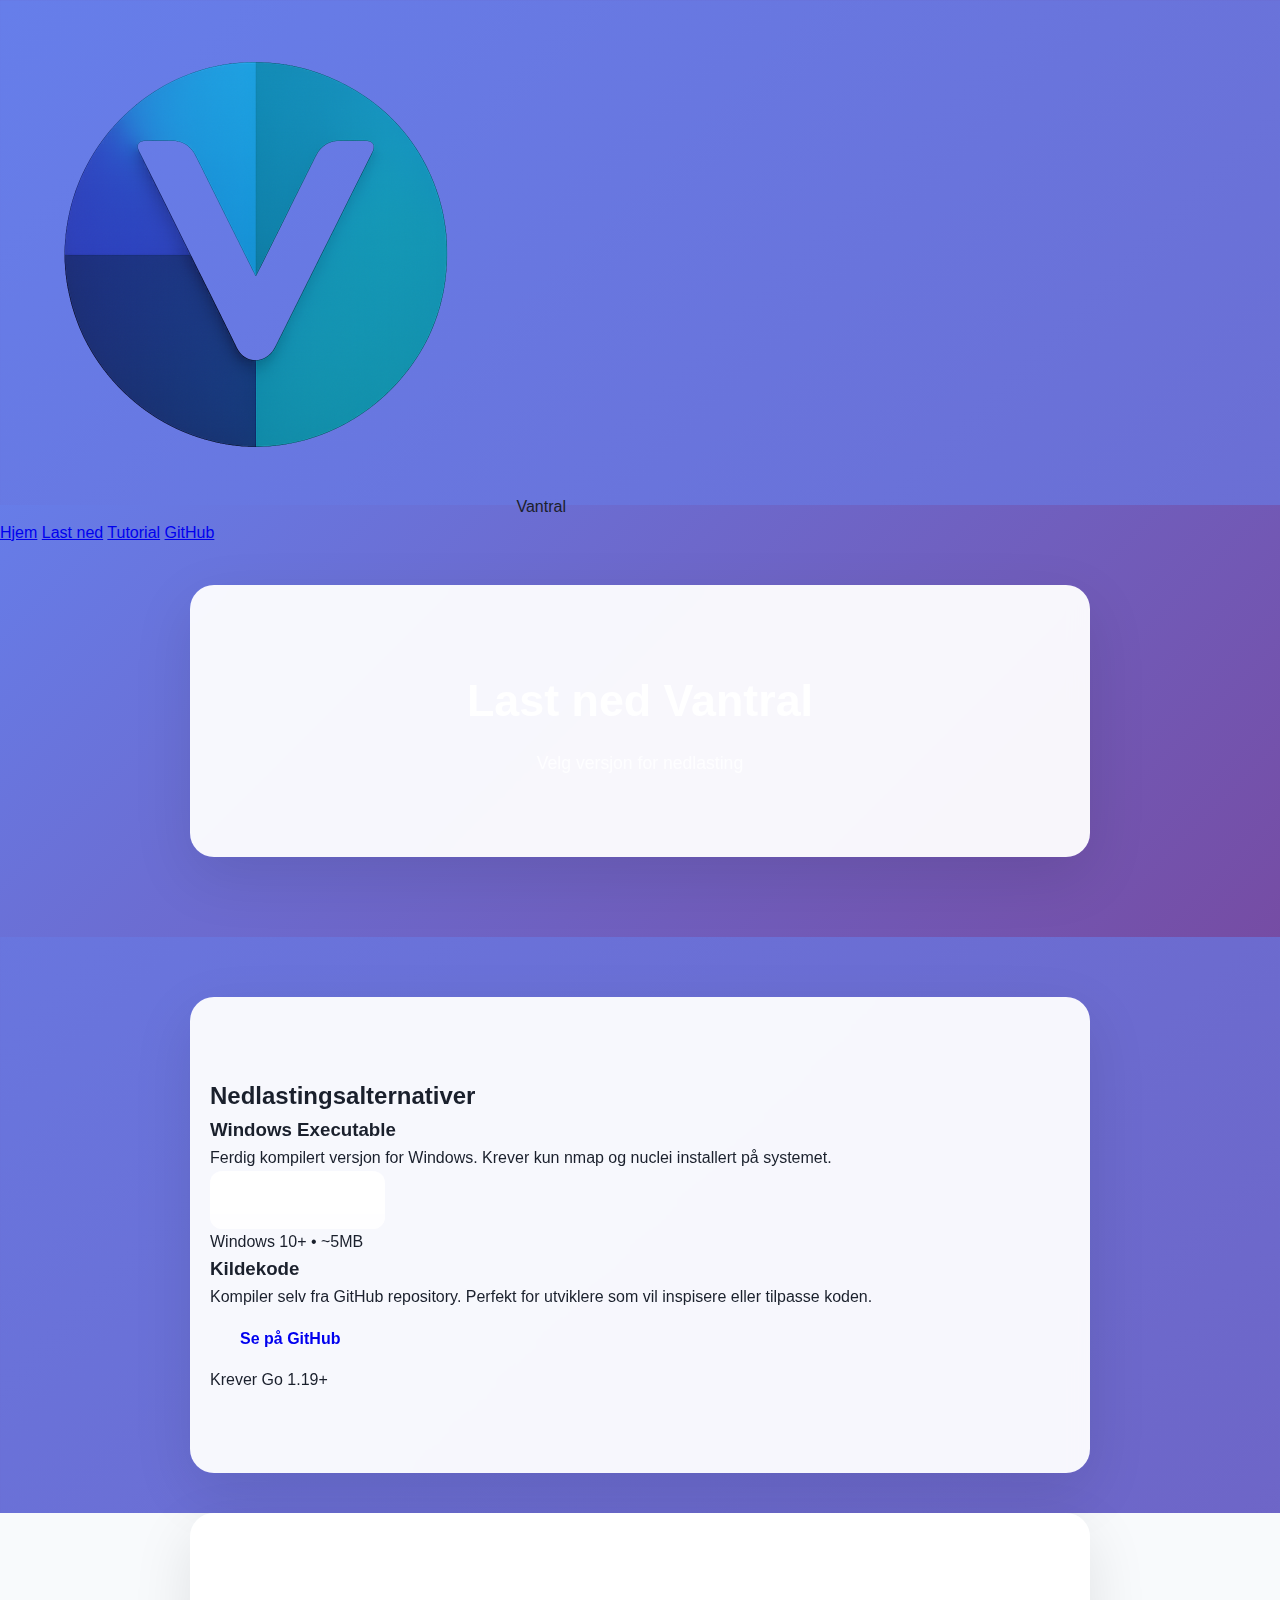
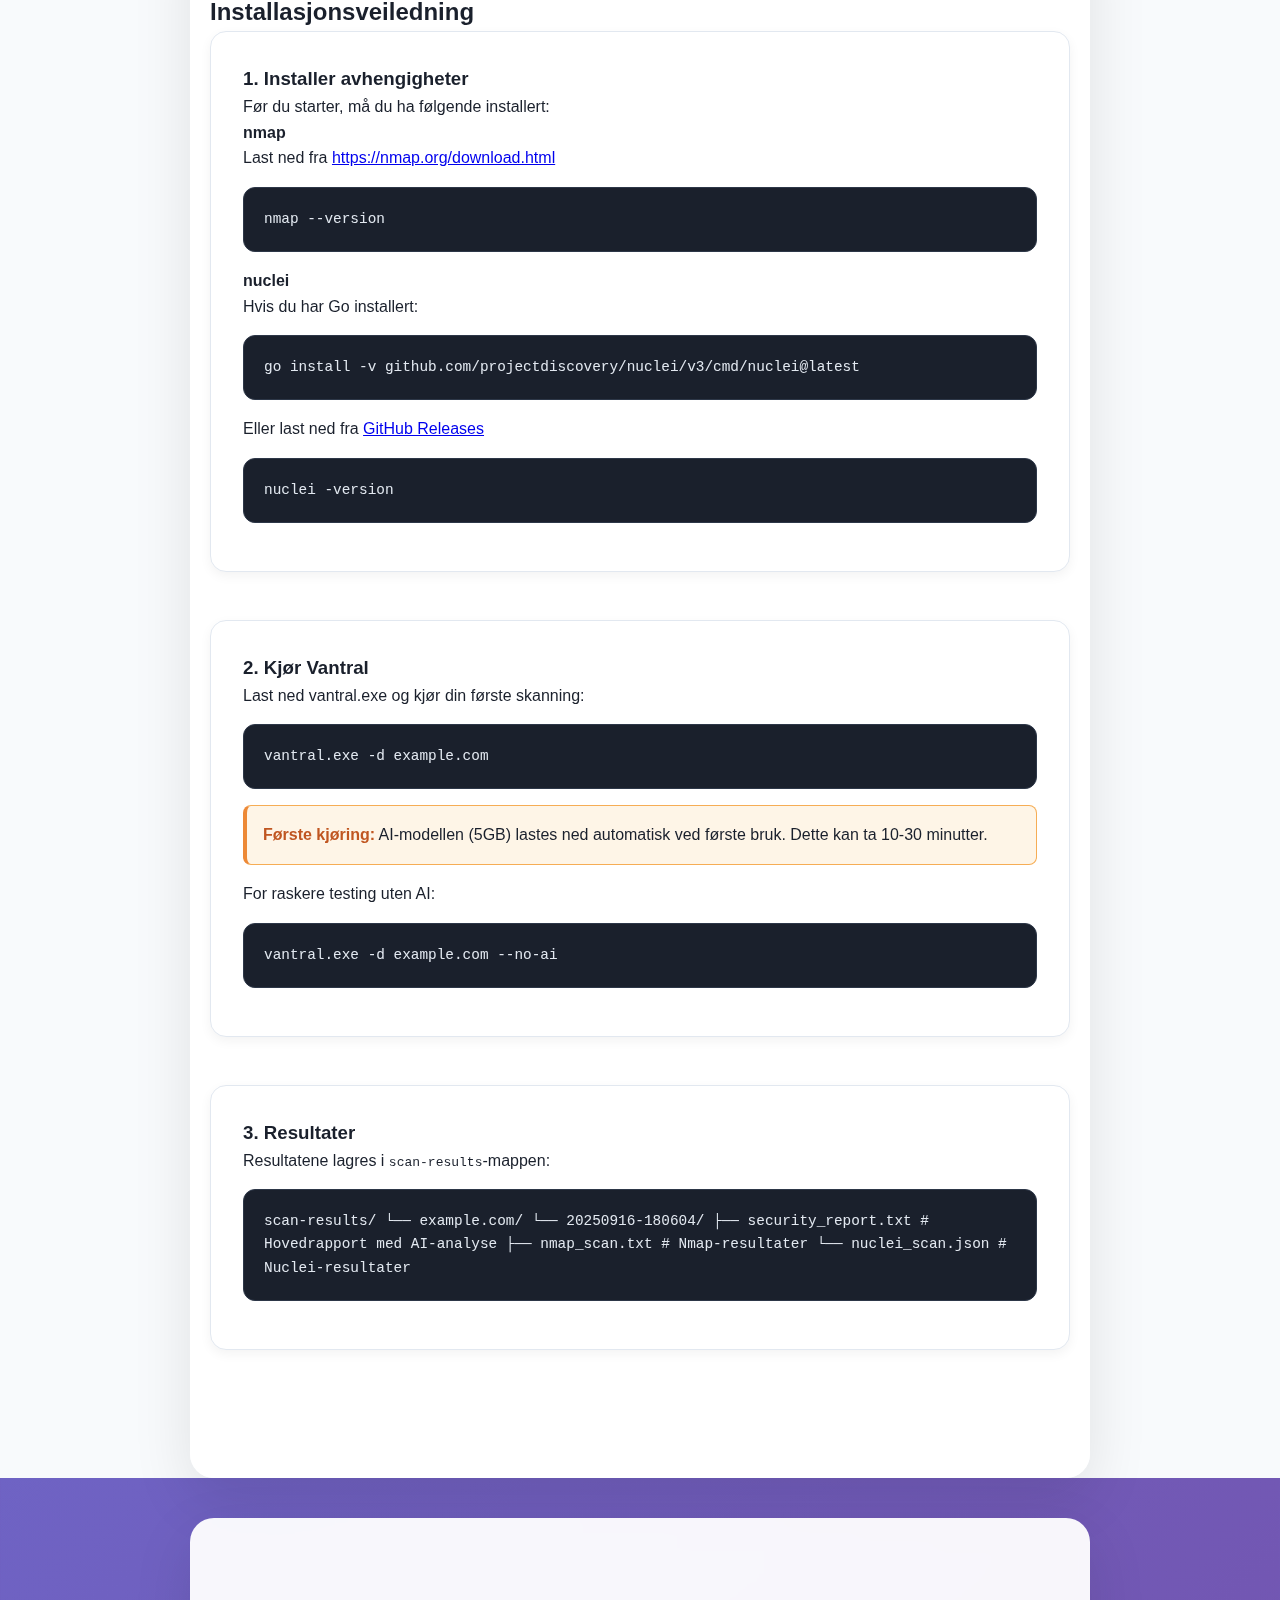
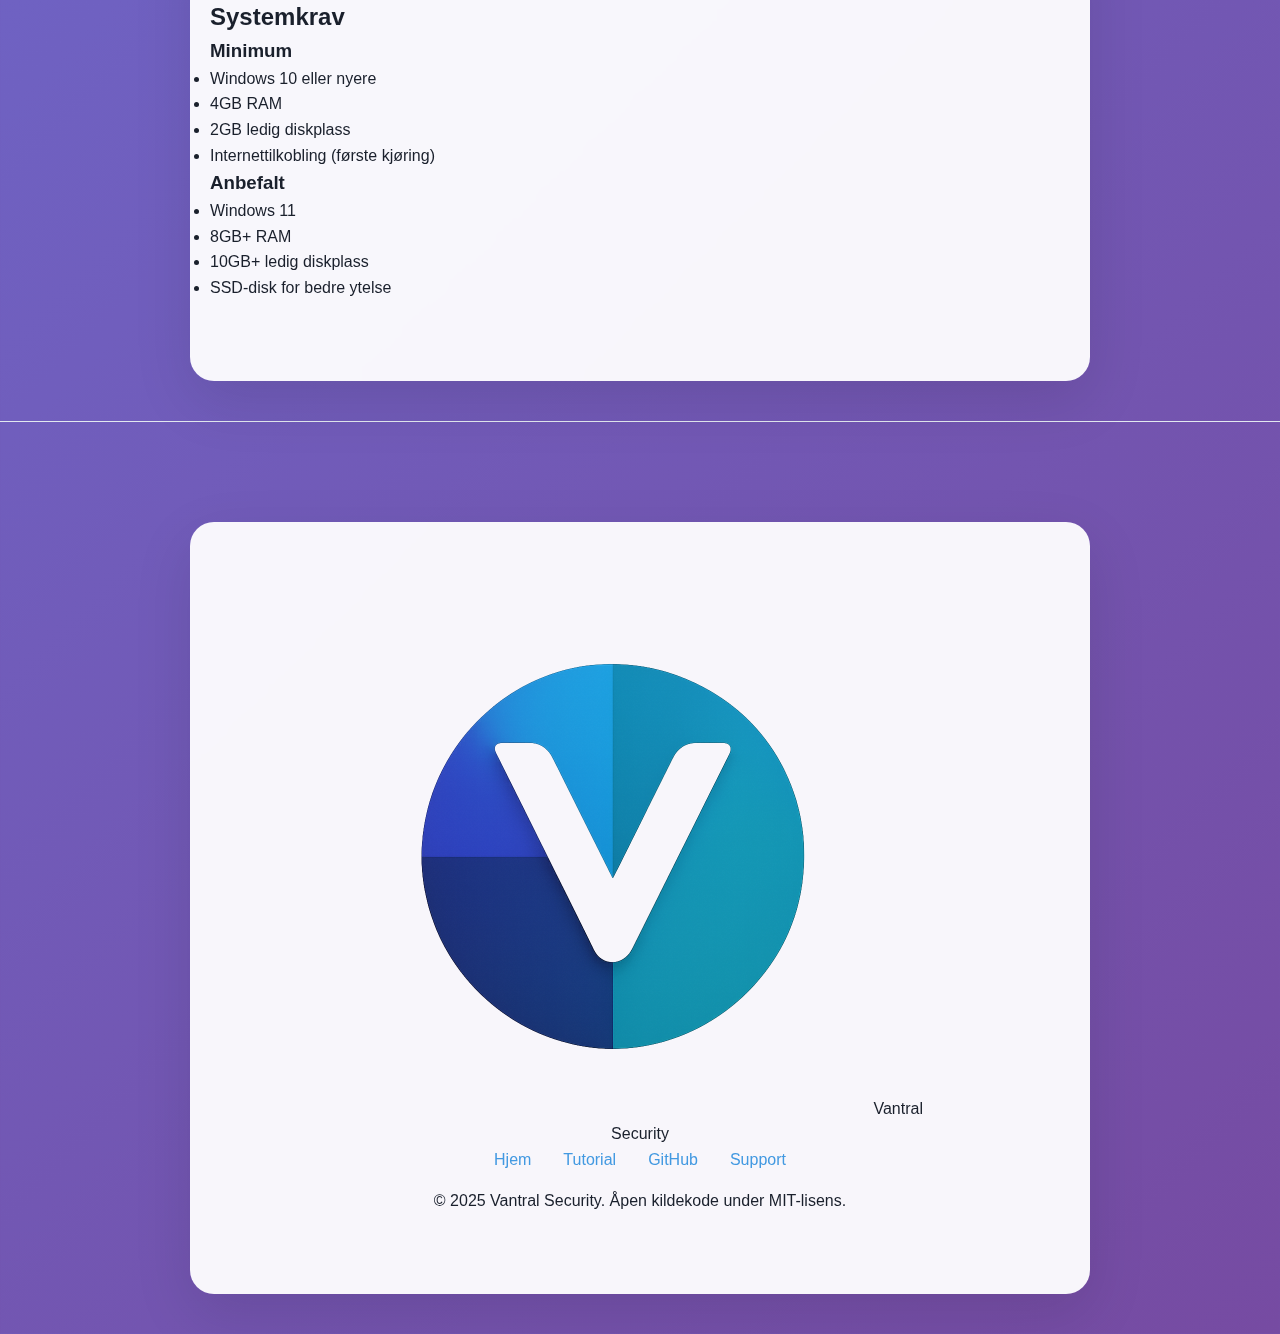
<file: download.html>
<!DOCTYPE html>
<html lang="no">
<head>
    <meta charset="UTF-8">
    <meta name="viewport" content="width=device-width, initial-scale=1.0">
    <title>Last ned Vantral Security Scanner</title>
    <meta name="description" content="Last ned Vantral Security Scanner - profesjonell sårbarhetsskanning med lokal AI-analyse.">
    <link rel="icon" type="image/png" sizes="32x32" href="favicon-32x32.png">
    <link rel="icon" type="image/png" sizes="16x16" href="favicon-16x16.png">
    <link rel="stylesheet" href="style.css">
</head>
<body>
    <nav class="navbar">
        <div class="nav-container">
            <div class="nav-brand">
                <img src="android-chrome-512x512.png" alt="Vantral" class="nav-logo">
                <span class="nav-title">Vantral</span>
            </div>
            <div class="nav-links">
                <a href="index.html">Hjem</a>
                <a href="#download">Last ned</a>
                <a href="tutorial.html">Tutorial</a>
                <a href="https://github.com/evengarli/vantral" target="_blank">GitHub</a>
            </div>
        </div>
    </nav>

    <header class="page-header">
        <div class="container">
            <h1>Last ned Vantral</h1>
            <p>Velg versjon for nedlasting</p>
        </div>
    </header>

    <main>
        <section id="download" class="content-section">
            <div class="container">
                <h2>Nedlastingsalternativer</h2>
                <div class="download-options">
                    <div class="download-card">
                        <h3>Windows Executable</h3>
                        <p>Ferdig kompilert versjon for Windows. Krever kun nmap og nuclei installert på systemet.</p>
                        <a href="vantral.exe" class="btn btn-primary">Last ned v1.0.0</a>
                        <div class="download-note">Windows 10+ • ~5MB</div>
                    </div>
                    
                    <div class="download-card">
                        <h3>Kildekode</h3>
                        <p>Kompiler selv fra GitHub repository. Perfekt for utviklere som vil inspisere eller tilpasse koden.</p>
                        <a href="https://github.com/evengarli/vantral" class="btn btn-secondary">Se på GitHub</a>
                        <div class="download-note">Krever Go 1.19+</div>
                    </div>
                </div>
            </div>
        </section>

        <section class="content-section" style="background: #f8fafc;">
            <div class="container">
                <h2>Installasjonsveiledning</h2>
                
                <div class="tutorial-section">
                    <h3>1. Installer avhengigheter</h3>
                    <p>Før du starter, må du ha følgende installert:</p>
                    
                    <h4>nmap</h4>
                    <p>Last ned fra <a href="https://nmap.org/download.html" target="_blank">https://nmap.org/download.html</a></p>
                    <div class="code-block">nmap --version</div>
                    
                    <h4>nuclei</h4>
                    <p>Hvis du har Go installert:</p>
                    <div class="code-block">go install -v github.com/projectdiscovery/nuclei/v3/cmd/nuclei@latest</div>
                    <p>Eller last ned fra <a href="https://github.com/projectdiscovery/nuclei/releases" target="_blank">GitHub Releases</a></p>
                    <div class="code-block">nuclei -version</div>
                </div>
                
                <div class="tutorial-section">
                    <h3>2. Kjør Vantral</h3>
                    <p>Last ned vantral.exe og kjør din første skanning:</p>
                    <div class="code-block">vantral.exe -d example.com</div>
                    
                    <div class="warning-box">
                        <strong>Første kjøring:</strong> AI-modellen (5GB) lastes ned automatisk ved første bruk. Dette kan ta 10-30 minutter.
                    </div>
                    
                    <p>For raskere testing uten AI:</p>
                    <div class="code-block">vantral.exe -d example.com --no-ai</div>
                </div>

                <div class="tutorial-section">
                    <h3>3. Resultater</h3>
                    <p>Resultatene lagres i <code>scan-results</code>-mappen:</p>
                    <div class="code-block">scan-results/
└── example.com/
    └── 20250916-180604/
        ├── security_report.txt  # Hovedrapport med AI-analyse
        ├── nmap_scan.txt       # Nmap-resultater
        └── nuclei_scan.json    # Nuclei-resultater</div>
                </div>
            </div>
        </section>

        <section class="content-section">
            <div class="container">
                <h2>Systemkrav</h2>
                <div class="download-options">
                    <div class="download-card">
                        <h3>Minimum</h3>
                        <ul style="text-align: left;">
                            <li>Windows 10 eller nyere</li>
                            <li>4GB RAM</li>
                            <li>2GB ledig diskplass</li>
                            <li>Internettilkobling (første kjøring)</li>
                        </ul>
                    </div>
                    
                    <div class="download-card">
                        <h3>Anbefalt</h3>
                        <ul style="text-align: left;">
                            <li>Windows 11</li>
                            <li>8GB+ RAM</li>
                            <li>10GB+ ledig diskplass</li>
                            <li>SSD-disk for bedre ytelse</li>
                        </ul>
                    </div>
                </div>
            </div>
        </section>
    </main>

    <footer class="footer">
        <div class="container">
            <div class="footer-content">
                <div class="footer-brand">
                    <img src="android-chrome-512x512.png" alt="Vantral" class="footer-logo">
                    <span>Vantral Security</span>
                </div>
                <div class="footer-links">
                    <a href="index.html">Hjem</a>
                    <a href="tutorial.html">Tutorial</a>
                    <a href="https://github.com/evengarli/vantral">GitHub</a>
                    <a href="https://github.com/evengarli/vantral/issues">Support</a>
                </div>
            </div>
            <div class="footer-bottom">
                <p>&copy; 2025 Vantral Security. Åpen kildekode under MIT-lisens.</p>
            </div>
        </div>
    </footer>

    <script src="app.js"></script>
</body>
</html>
</file>
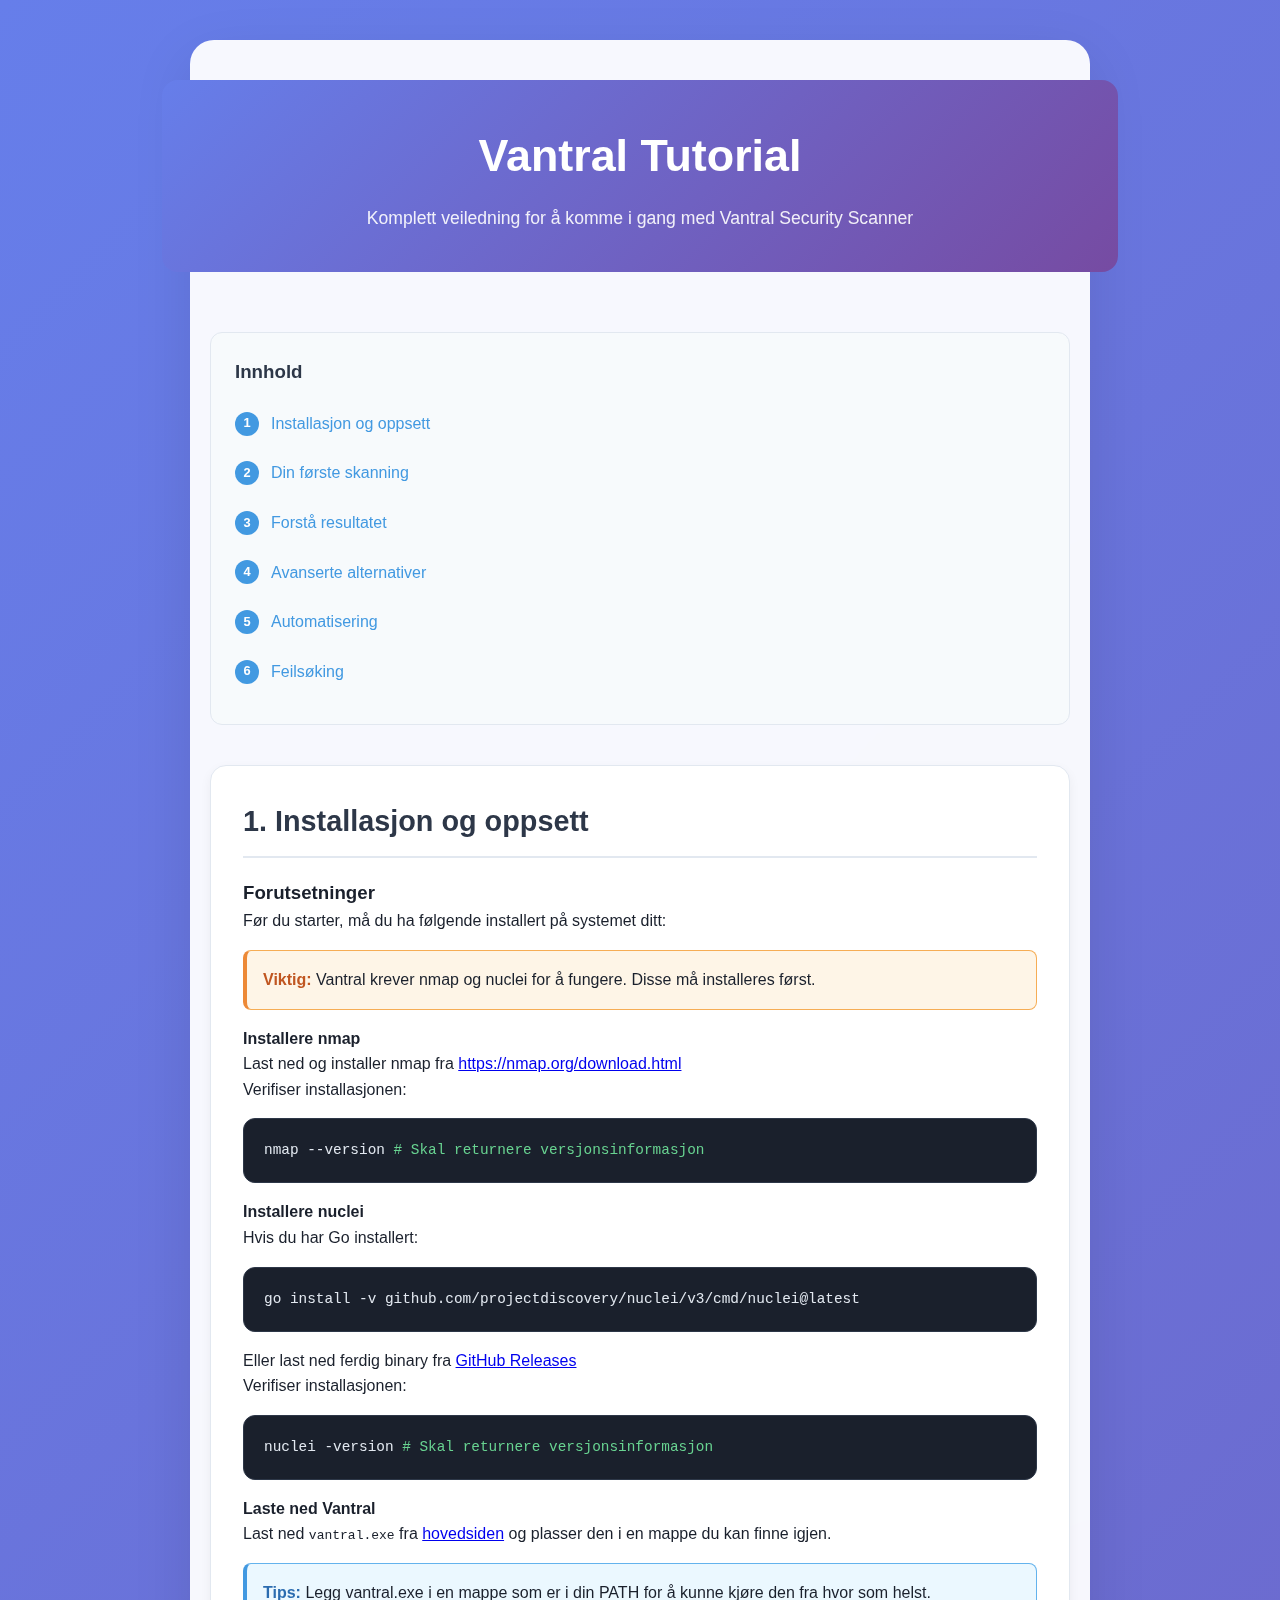
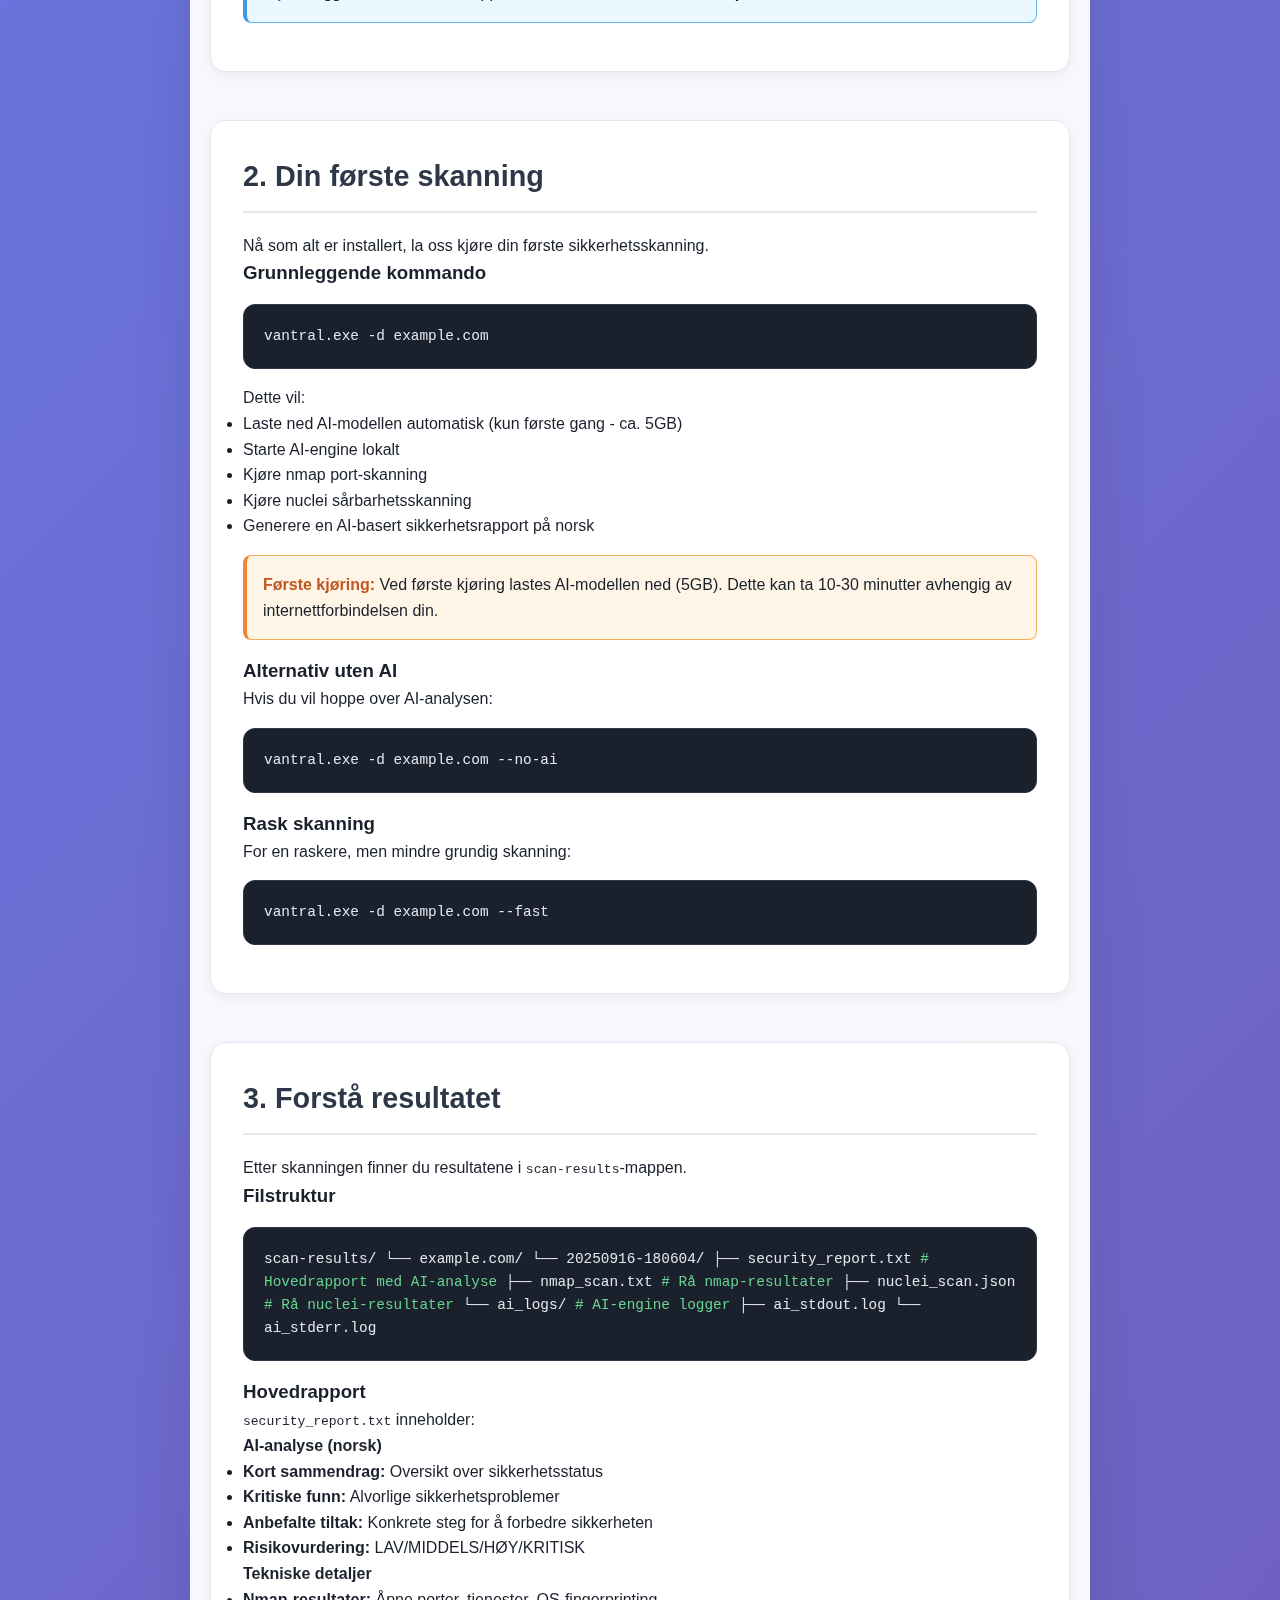
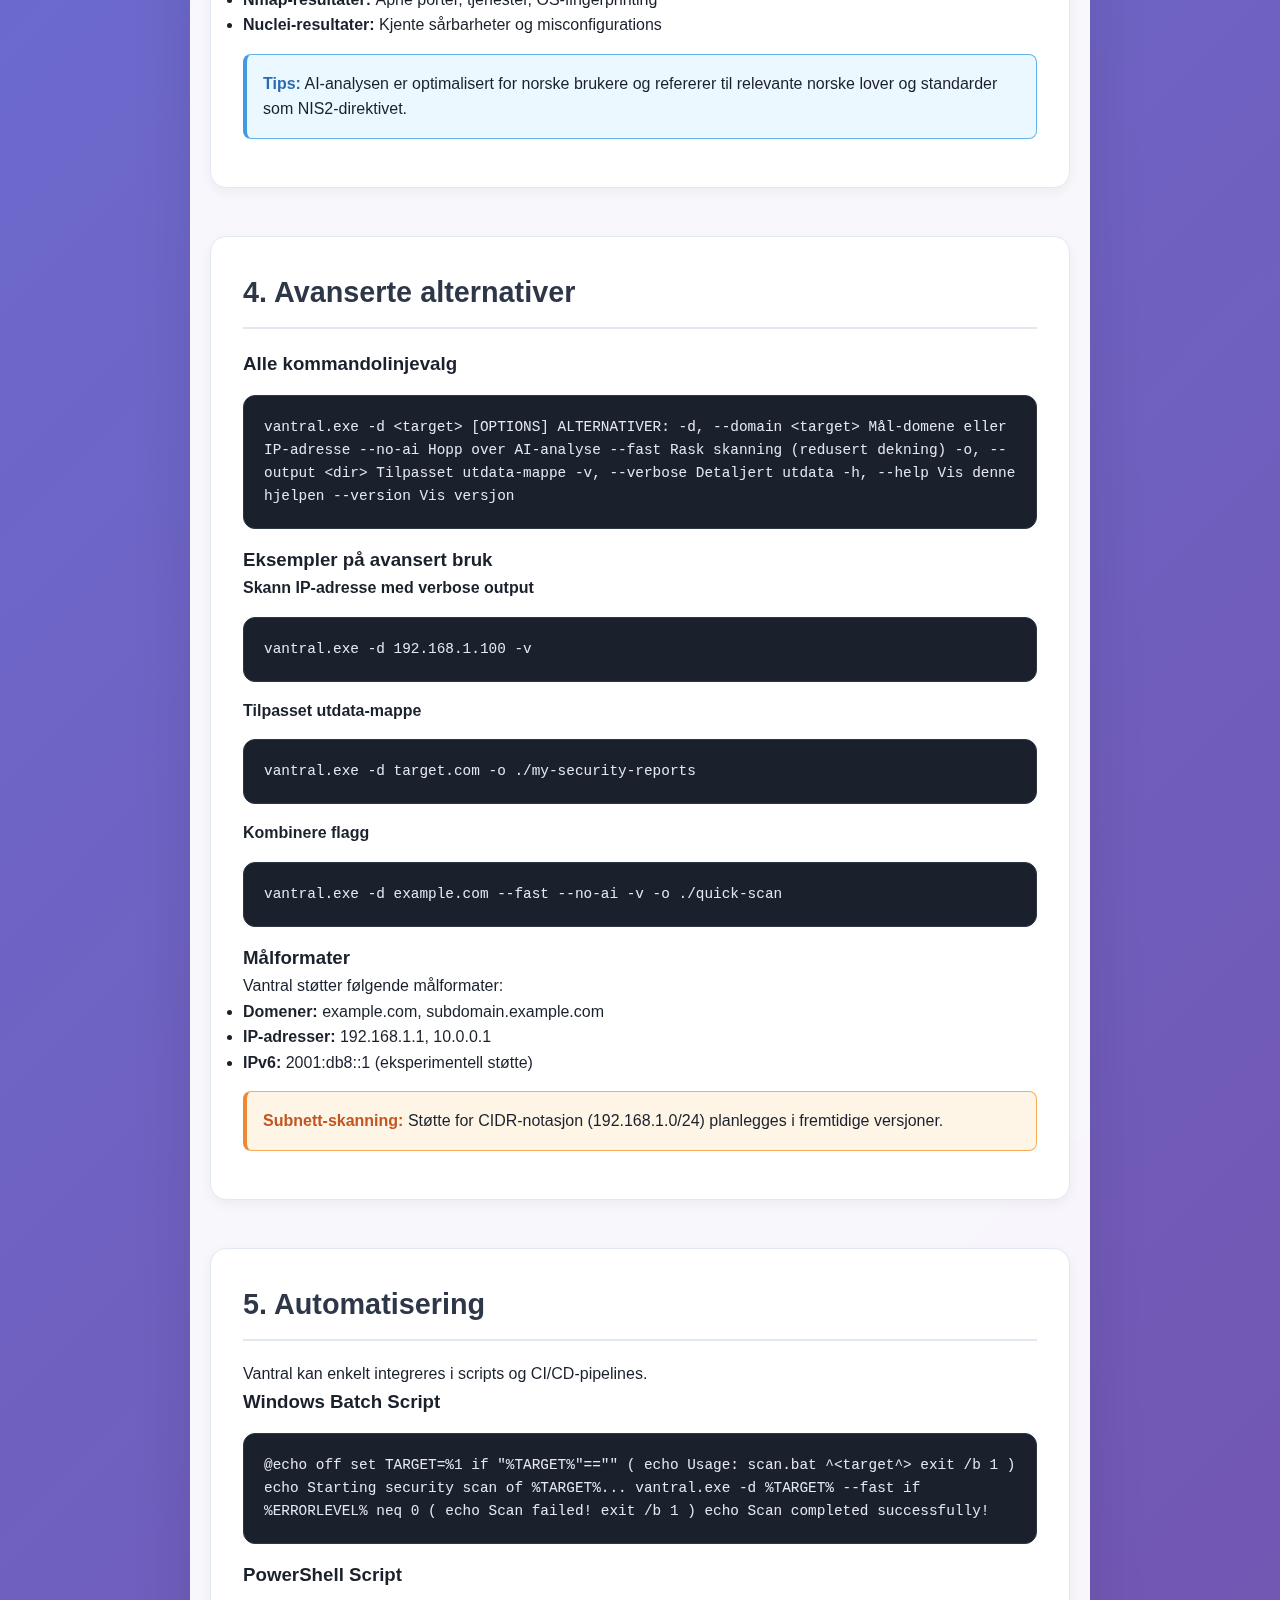
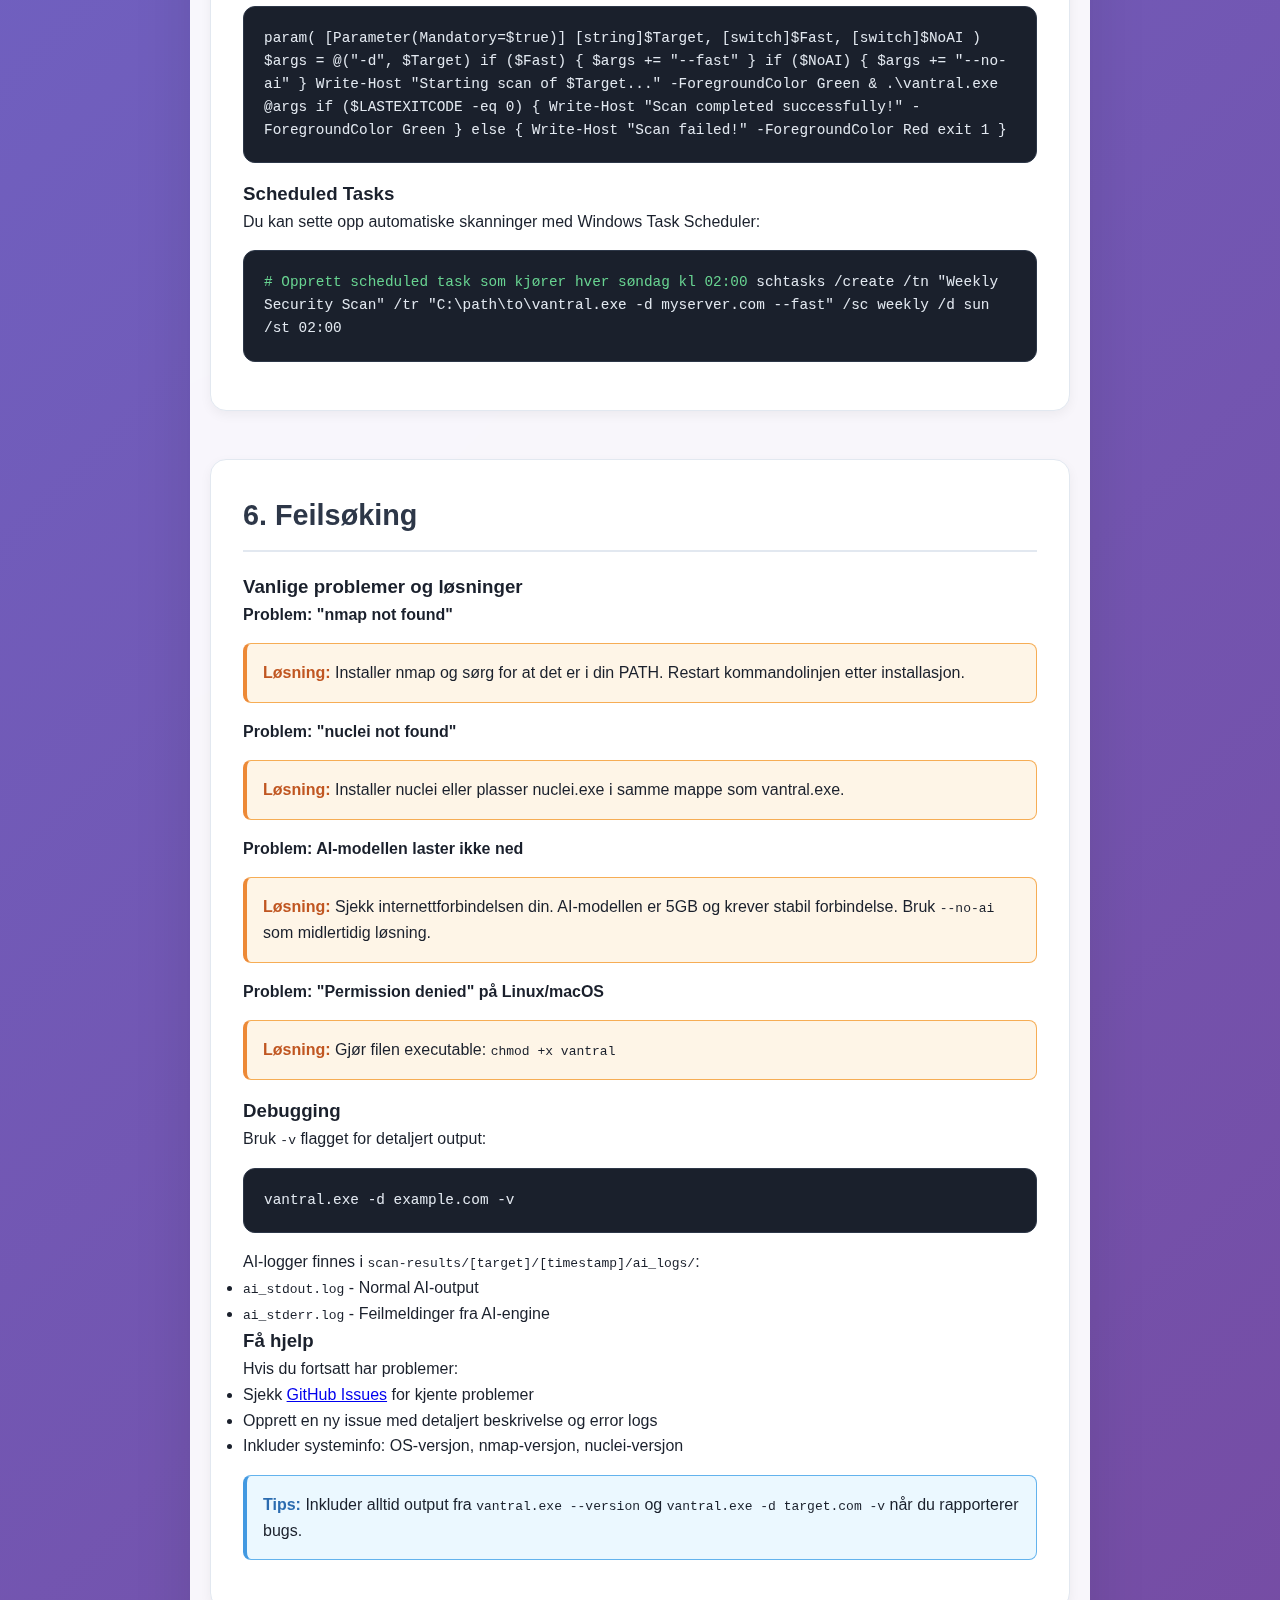
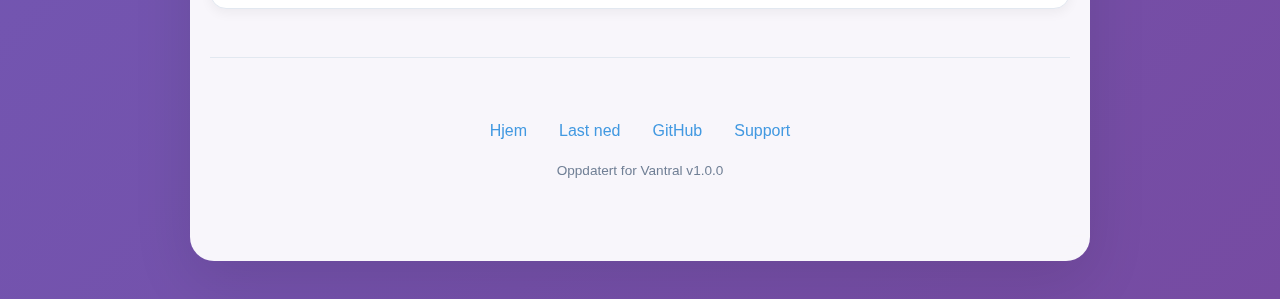
<file: tutorial.html>
<!DOCTYPE html>
<html lang="no">
<head>
    <meta charset="UTF-8">
    <meta name="viewport" content="width=device-width, initial-scale=1.0">
    <title>Vantral Tutorial - Komplett veiledning</title>
    <meta name="description" content="Lær hvordan du bruker Vantral Security Scanner - fra installasjon til avanserte funksjoner.">
    <link rel="icon" type="image/png" sizes="32x32" href="favicon-32x32.png">
    <link rel="icon" type="image/png" sizes="16x16" href="favicon-16x16.png">
    <link rel="stylesheet" href="style.css">
</head>
<body>
    <div class="container">
        <div class="page-header">
            <h1>Vantral Tutorial</h1>
            <p>Komplett veiledning for å komme i gang med Vantral Security Scanner</p>
        </div>

        <div class="tutorial-nav">
            <h3>Innhold</h3>
            <ol>
                <li><a href="#installation">Installasjon og oppsett</a></li>
                <li><a href="#first-scan">Din første skanning</a></li>
                <li><a href="#understanding-output">Forstå resultatet</a></li>
                <li><a href="#advanced-options">Avanserte alternativer</a></li>
                <li><a href="#automation">Automatisering</a></li>
                <li><a href="#troubleshooting">Feilsøking</a></li>
            </ol>
        </div>

        <section id="installation" class="tutorial-section">
            <h2>1. Installasjon og oppsett</h2>
            
            <h3>Forutsetninger</h3>
            <p>Før du starter, må du ha følgende installert på systemet ditt:</p>
            
            <div class="warning-box">
                <strong>Viktig:</strong> Vantral krever nmap og nuclei for å fungere. Disse må installeres først.
            </div>
            
            <h4>Installere nmap</h4>
            <p>Last ned og installer nmap fra <a href="https://nmap.org/download.html" target="_blank">https://nmap.org/download.html</a></p>
            <p>Verifiser installasjonen:</p>
            <div class="code-block">
nmap --version
<span class="comment"># Skal returnere versjonsinformasjon</span>
            </div>
            
            <h4>Installere nuclei</h4>
            <p>Hvis du har Go installert:</p>
            <div class="code-block">
go install -v github.com/projectdiscovery/nuclei/v3/cmd/nuclei@latest
            </div>
            
            <p>Eller last ned ferdig binary fra <a href="https://github.com/projectdiscovery/nuclei/releases" target="_blank">GitHub Releases</a></p>
            
            <p>Verifiser installasjonen:</p>
            <div class="code-block">
nuclei -version
<span class="comment"># Skal returnere versjonsinformasjon</span>
            </div>
            
            <h4>Laste ned Vantral</h4>
            <p>Last ned <code>vantral.exe</code> fra <a href="index.html">hovedsiden</a> og plasser den i en mappe du kan finne igjen.</p>
            
            <div class="tip-box">
                <strong>Tips:</strong> Legg vantral.exe i en mappe som er i din PATH for å kunne kjøre den fra hvor som helst.
            </div>
        </section>

        <section id="first-scan" class="tutorial-section">
            <h2>2. Din første skanning</h2>
            
            <p>Nå som alt er installert, la oss kjøre din første sikkerhetsskanning.</p>
            
            <h3>Grunnleggende kommando</h3>
            <div class="code-block">
vantral.exe -d example.com
            </div>
            
            <p>Dette vil:</p>
            <ul>
                <li>Laste ned AI-modellen automatisk (kun første gang - ca. 5GB)</li>
                <li>Starte AI-engine lokalt</li>
                <li>Kjøre nmap port-skanning</li>
                <li>Kjøre nuclei sårbarhetsskanning</li>
                <li>Generere en AI-basert sikkerhetsrapport på norsk</li>
            </ul>
            
            <div class="warning-box">
                <strong>Første kjøring:</strong> Ved første kjøring lastes AI-modellen ned (5GB). Dette kan ta 10-30 minutter avhengig av internettforbindelsen din.
            </div>
            
            <h3>Alternativ uten AI</h3>
            <p>Hvis du vil hoppe over AI-analysen:</p>
            <div class="code-block">
vantral.exe -d example.com --no-ai
            </div>
            
            <h3>Rask skanning</h3>
            <p>For en raskere, men mindre grundig skanning:</p>
            <div class="code-block">
vantral.exe -d example.com --fast
            </div>
        </section>

        <section id="understanding-output" class="tutorial-section">
            <h2>3. Forstå resultatet</h2>
            
            <p>Etter skanningen finner du resultatene i <code>scan-results</code>-mappen.</p>
            
            <h3>Filstruktur</h3>
            <div class="code-block">
scan-results/
└── example.com/
    └── 20250916-180604/
        ├── security_report.txt  <span class="comment"># Hovedrapport med AI-analyse</span>
        ├── nmap_scan.txt       <span class="comment"># Rå nmap-resultater</span>
        ├── nuclei_scan.json    <span class="comment"># Rå nuclei-resultater</span>
        └── ai_logs/            <span class="comment"># AI-engine logger</span>
            ├── ai_stdout.log
            └── ai_stderr.log
            </div>
            
            <h3>Hovedrapport</h3>
            <p><code>security_report.txt</code> inneholder:</p>
            
            <h4>AI-analyse (norsk)</h4>
            <ul>
                <li><strong>Kort sammendrag:</strong> Oversikt over sikkerhetsstatus</li>
                <li><strong>Kritiske funn:</strong> Alvorlige sikkerhetsproblemer</li>
                <li><strong>Anbefalte tiltak:</strong> Konkrete steg for å forbedre sikkerheten</li>
                <li><strong>Risikovurdering:</strong> LAV/MIDDELS/HØY/KRITISK</li>
            </ul>
            
            <h4>Tekniske detaljer</h4>
            <ul>
                <li><strong>Nmap-resultater:</strong> Åpne porter, tjenester, OS-fingerprinting</li>
                <li><strong>Nuclei-resultater:</strong> Kjente sårbarheter og misconfigurations</li>
            </ul>
            
            <div class="tip-box">
                <strong>Tips:</strong> AI-analysen er optimalisert for norske brukere og refererer til relevante norske lover og standarder som NIS2-direktivet.
            </div>
        </section>

        <section id="advanced-options" class="tutorial-section">
            <h2>4. Avanserte alternativer</h2>
            
            <h3>Alle kommandolinjevalg</h3>
            <div class="code-block">
vantral.exe -d &lt;target&gt; [OPTIONS]

ALTERNATIVER:
  -d, --domain &lt;target&gt;    Mål-domene eller IP-adresse
      --no-ai             Hopp over AI-analyse
      --fast              Rask skanning (redusert dekning)
  -o, --output &lt;dir&gt;      Tilpasset utdata-mappe
  -v, --verbose           Detaljert utdata
  -h, --help             Vis denne hjelpen
      --version          Vis versjon
            </div>
            
            <h3>Eksempler på avansert bruk</h3>
            
            <h4>Skann IP-adresse med verbose output</h4>
            <div class="code-block">
vantral.exe -d 192.168.1.100 -v
            </div>
            
            <h4>Tilpasset utdata-mappe</h4>
            <div class="code-block">
vantral.exe -d target.com -o ./my-security-reports
            </div>
            
            <h4>Kombinere flagg</h4>
            <div class="code-block">
vantral.exe -d example.com --fast --no-ai -v -o ./quick-scan
            </div>
            
            <h3>Målformater</h3>
            <p>Vantral støtter følgende målformater:</p>
            <ul>
                <li><strong>Domener:</strong> example.com, subdomain.example.com</li>
                <li><strong>IP-adresser:</strong> 192.168.1.1, 10.0.0.1</li>
                <li><strong>IPv6:</strong> 2001:db8::1 (eksperimentell støtte)</li>
            </ul>
            
            <div class="warning-box">
                <strong>Subnett-skanning:</strong> Støtte for CIDR-notasjon (192.168.1.0/24) planlegges i fremtidige versjoner.
            </div>
        </section>

        <section id="automation" class="tutorial-section">
            <h2>5. Automatisering</h2>
            
            <p>Vantral kan enkelt integreres i scripts og CI/CD-pipelines.</p>
            
            <h3>Windows Batch Script</h3>
            <div class="code-block">
@echo off
set TARGET=%1
if "%TARGET%"=="" (
    echo Usage: scan.bat ^&lt;target^&gt;
    exit /b 1
)

echo Starting security scan of %TARGET%...
vantral.exe -d %TARGET% --fast
if %ERRORLEVEL% neq 0 (
    echo Scan failed!
    exit /b 1
)
echo Scan completed successfully!
            </div>
            
            <h3>PowerShell Script</h3>
            <div class="code-block">
param(
    [Parameter(Mandatory=$true)]
    [string]$Target,
    [switch]$Fast,
    [switch]$NoAI
)

$args = @("-d", $Target)
if ($Fast) { $args += "--fast" }
if ($NoAI) { $args += "--no-ai" }

Write-Host "Starting scan of $Target..." -ForegroundColor Green
& .\vantral.exe @args

if ($LASTEXITCODE -eq 0) {
    Write-Host "Scan completed successfully!" -ForegroundColor Green
} else {
    Write-Host "Scan failed!" -ForegroundColor Red
    exit 1
}
            </div>
            
            <h3>Scheduled Tasks</h3>
            <p>Du kan sette opp automatiske skanninger med Windows Task Scheduler:</p>
            
            <div class="code-block">
<span class="comment"># Opprett scheduled task som kjører hver søndag kl 02:00</span>
schtasks /create /tn "Weekly Security Scan" /tr "C:\path\to\vantral.exe -d myserver.com --fast" /sc weekly /d sun /st 02:00
            </div>
        </section>

        <section id="troubleshooting" class="tutorial-section">
            <h2>6. Feilsøking</h2>
            
            <h3>Vanlige problemer og løsninger</h3>
            
            <h4>Problem: "nmap not found"</h4>
            <div class="warning-box">
                <strong>Løsning:</strong> Installer nmap og sørg for at det er i din PATH. Restart kommandolinjen etter installasjon.
            </div>
            
            <h4>Problem: "nuclei not found"</h4>
            <div class="warning-box">
                <strong>Løsning:</strong> Installer nuclei eller plasser nuclei.exe i samme mappe som vantral.exe.
            </div>
            
            <h4>Problem: AI-modellen laster ikke ned</h4>
            <div class="warning-box">
                <strong>Løsning:</strong> Sjekk internettforbindelsen din. AI-modellen er 5GB og krever stabil forbindelse. Bruk <code>--no-ai</code> som midlertidig løsning.
            </div>
            
            <h4>Problem: "Permission denied" på Linux/macOS</h4>
            <div class="warning-box">
                <strong>Løsning:</strong> Gjør filen executable: <code>chmod +x vantral</code>
            </div>
            
            <h3>Debugging</h3>
            <p>Bruk <code>-v</code> flagget for detaljert output:</p>
            <div class="code-block">
vantral.exe -d example.com -v
            </div>
            
            <p>AI-logger finnes i <code>scan-results/[target]/[timestamp]/ai_logs/</code>:</p>
            <ul>
                <li><code>ai_stdout.log</code> - Normal AI-output</li>
                <li><code>ai_stderr.log</code> - Feilmeldinger fra AI-engine</li>
            </ul>
            
            <h3>Få hjelp</h3>
            <p>Hvis du fortsatt har problemer:</p>
            <ul>
                <li>Sjekk <a href="https://github.com/evengarli/vantral/issues" target="_blank">GitHub Issues</a> for kjente problemer</li>
                <li>Opprett en ny issue med detaljert beskrivelse og error logs</li>
                <li>Inkluder systeminfo: OS-versjon, nmap-versjon, nuclei-versjon</li>
            </ul>
            
            <div class="tip-box">
                <strong>Tips:</strong> Inkluder alltid output fra <code>vantral.exe --version</code> og <code>vantral.exe -d target.com -v</code> når du rapporterer bugs.
            </div>
        </section>

        <footer class="footer">
            <div class="footer-content">
                <div class="footer-links">
                    <a href="index.html">Hjem</a>
                    <a href="download.html">Last ned</a>
                    <a href="https://github.com/evengarli/vantral">GitHub</a>
                    <a href="https://github.com/evengarli/vantral/issues">Support</a>
                </div>
                <div class="footer-note">
                    Oppdatert for Vantral v1.0.0
                </div>
            </div>
        </footer>
    </div>

    <script src="app.js"></script>
</body>
</html>
</file>
<file: style.css>
* {
    margin: 0;
    padding: 0;
    box-sizing: border-box;
}

body {
    font-family: -apple-system, BlinkMacSystemFont, 'Segoe UI', Roboto, sans-serif;
    line-height: 1.6;
    color: #1a202c;
    background: linear-gradient(135deg, #667eea 0%, #764ba2 100%);
    min-height: 100vh;
}

.container {
    max-width: 900px;
    margin: 0 auto;
    padding: 80px 20px;
    background: rgba(255, 255, 255, 0.95);
    backdrop-filter: blur(10px);
    border-radius: 24px;
    box-shadow: 0 20px 60px rgba(0, 0, 0, 0.1);
    margin-top: 40px;
    margin-bottom: 40px;
}

/* Header */
.header {
    text-align: center;
    margin-bottom: 80px;
}

.logo-container {
    position: relative;
    display: inline-block;
    margin-bottom: 32px;
}

.logo {
    width: 120px;
    height: 120px;
    border-radius: 24px;
    box-shadow: 0 10px 30px rgba(0, 0, 0, 0.2);
    position: relative;
    z-index: 2;
}

.logo-glow {
    position: absolute;
    top: -10px;
    left: -10px;
    right: -10px;
    bottom: -10px;
    background: linear-gradient(45deg, #667eea, #764ba2, #f093fb, #f5576c);
    border-radius: 34px;
    z-index: 1;
    opacity: 0.3;
    filter: blur(15px);
}

.header h1 {
    font-size: 3rem;
    font-weight: 800;
    background: linear-gradient(135deg, #667eea 0%, #764ba2 100%);
    -webkit-background-clip: text;
    -webkit-text-fill-color: transparent;
    background-clip: text;
    margin-bottom: 16px;
    letter-spacing: -0.02em;
}

.subtitle {
    font-size: 1.2rem;
    color: #718096;
    max-width: 600px;
    margin: 0 auto;
    font-weight: 400;
}

/* Features */
.features {
    display: grid;
    grid-template-columns: repeat(auto-fit, minmax(280px, 1fr));
    gap: 24px;
    margin-bottom: 80px;
}

.feature {
    background: linear-gradient(145deg, #ffffff 0%, #f7fafc 100%);
    padding: 32px;
    border-radius: 16px;
    border: 1px solid #e2e8f0;
    text-align: center;
    transition: all 0.3s ease;
    position: relative;
    overflow: hidden;
}

.feature::before {
    content: '';
    position: absolute;
    top: 0;
    left: 0;
    right: 0;
    height: 4px;
    background: linear-gradient(90deg, #667eea, #764ba2);
    opacity: 0;
    transition: opacity 0.3s ease;
}

.feature:hover::before {
    opacity: 1;
}

.feature:hover {
    transform: translateY(-8px);
    box-shadow: 0 20px 40px rgba(0, 0, 0, 0.1);
}

.feature-icon {
    font-size: 2.5rem;
    margin-bottom: 16px;
    display: block;
}

.feature h3 {
    font-size: 1.3rem;
    font-weight: 600;
    color: #2d3748;
    margin-bottom: 12px;
}

.feature p {
    color: #718096;
    line-height: 1.6;
}

/* CTA Section */
.cta-section {
    background: linear-gradient(135deg, #4299e1 0%, #667eea 100%);
    color: white;
    padding: 48px;
    border-radius: 20px;
    text-align: center;
    margin-bottom: 80px;
    position: relative;
    overflow: hidden;
}

.cta-section::before {
    content: '';
    position: absolute;
    top: -50%;
    left: -50%;
    width: 200%;
    height: 200%;
    background: repeating-linear-gradient(
        45deg,
        transparent,
        transparent 2px,
        rgba(255, 255, 255, 0.03) 2px,
        rgba(255, 255, 255, 0.03) 4px
    );
    animation: shimmer 20s linear infinite;
}

@keyframes shimmer {
    0% { transform: translateX(-100%) translateY(-100%) rotate(45deg); }
    100% { transform: translateX(100%) translateY(100%) rotate(45deg); }
}

.cta-content {
    position: relative;
    z-index: 2;
}

.cta-section h2 {
    font-size: 2.2rem;
    font-weight: 700;
    margin-bottom: 12px;
}

.cta-section p {
    font-size: 1.1rem;
    opacity: 0.9;
    margin-bottom: 32px;
}

.cta-buttons {
    display: flex;
    gap: 16px;
    justify-content: center;
    flex-wrap: wrap;
    margin-bottom: 24px;
}

.btn {
    display: inline-flex;
    align-items: center;
    gap: 8px;
    padding: 14px 28px;
    text-decoration: none;
    border-radius: 12px;
    font-weight: 600;
    font-size: 1rem;
    transition: all 0.3s ease;
    border: 2px solid transparent;
    position: relative;
    overflow: hidden;
}

.btn::before {
    content: '';
    position: absolute;
    top: 0;
    left: -100%;
    width: 100%;
    height: 100%;
    background: linear-gradient(90deg, transparent, rgba(255, 255, 255, 0.2), transparent);
    transition: left 0.5s;
}

.btn:hover::before {
    left: 100%;
}

.btn-primary {
    background: rgba(255, 255, 255, 0.2);
    color: white;
    backdrop-filter: blur(10px);
    border-color: rgba(255, 255, 255, 0.3);
}

.btn-primary:hover {
    background: rgba(255, 255, 255, 0.3);
    transform: translateY(-2px);
    box-shadow: 0 10px 30px rgba(0, 0, 0, 0.2);
}

.btn-outline {
    background: transparent;
    color: white;
    border-color: rgba(255, 255, 255, 0.5);
}

.btn-outline:hover {
    background: rgba(255, 255, 255, 0.1);
    border-color: white;
}

.btn-icon {
    font-size: 1.1rem;
}

.secondary-links {
    display: flex;
    justify-content: center;
    align-items: center;
    gap: 12px;
    flex-wrap: wrap;
}

.secondary-link {
    color: rgba(255, 255, 255, 0.8);
    text-decoration: none;
    font-size: 0.9rem;
    transition: color 0.3s ease;
}

.secondary-link:hover {
    color: white;
    text-decoration: underline;
}

.divider {
    color: rgba(255, 255, 255, 0.5);
}

/* Terminal */
.quick-start {
    text-align: center;
    margin-bottom: 80px;
}

.terminal-window {
    background: #1e1e1e;
    border-radius: 16px;
    overflow: hidden;
    max-width: 600px;
    margin: 0 auto 20px;
    box-shadow: 0 15px 40px rgba(0, 0, 0, 0.2);
    border: 1px solid #333;
}

.terminal-header {
    background: #2d2d2d;
    padding: 16px 20px;
    display: flex;
    align-items: center;
    justify-content: space-between;
    border-bottom: 1px solid #444;
}

.terminal-controls {
    display: flex;
    gap: 8px;
}

.control {
    width: 12px;
    height: 12px;
    border-radius: 50%;
}

.control.red { background: #ff5f57; }
.control.yellow { background: #ffbd2e; }
.control.green { background: #28ca42; }

.terminal-title {
    color: #a0a0a0;
    font-size: 0.9rem;
    font-weight: 500;
}

.terminal-body {
    padding: 24px;
    font-family: 'SF Mono', 'Monaco', 'Menlo', monospace;
    font-size: 0.95rem;
}

.terminal-line {
    margin-bottom: 8px;
}

.prompt {
    color: #4299e1;
    font-weight: 600;
}

.command {
    color: #48bb78;
    margin-left: 8px;
}

.terminal-output {
    margin-top: 16px;
}

.output-line {
    color: #e2e8f0;
    margin-bottom: 6px;
    opacity: 0.9;
}

.system-req {
    color: #718096;
    font-size: 0.9rem;
    font-style: italic;
}

/* Footer */
.footer {
    text-align: center;
    padding-top: 60px;
    border-top: 1px solid #e2e8f0;
}

.footer-content {
    max-width: 600px;
    margin: 0 auto;
}

.footer-links {
    display: flex;
    justify-content: center;
    gap: 32px;
    flex-wrap: wrap;
    margin-bottom: 16px;
}

.footer-links a {
    color: #4299e1;
    text-decoration: none;
    font-weight: 500;
    transition: all 0.3s ease;
    position: relative;
}

.footer-links a::after {
    content: '';
    position: absolute;
    bottom: -4px;
    left: 0;
    width: 0;
    height: 2px;
    background: #4299e1;
    transition: width 0.3s ease;
}

.footer-links a:hover::after {
    width: 100%;
}

.footer-links a:hover {
    color: #3182ce;
}

.footer-note {
    color: #718096;
    font-size: 0.85rem;
}

/* Download page and Tutorial page styles */
.page-header {
    text-align: center;
    margin-bottom: 60px;
    padding: 40px 0;
    background: linear-gradient(135deg, #667eea 0%, #764ba2 100%);
    color: white;
    border-radius: 16px;
    margin-top: -40px;
    margin-left: -48px;
    margin-right: -48px;
    padding-left: 48px;
    padding-right: 48px;
}

.page-header h1 {
    font-size: 2.8rem;
    font-weight: 700;
    margin-bottom: 12px;
}

.page-header p {
    font-size: 1.1rem;
    opacity: 0.9;
}

/* Tutorial specific styles */
.tutorial-nav {
    background: #f7fafc;
    padding: 24px;
    border-radius: 12px;
    margin-bottom: 40px;
    border: 1px solid #e2e8f0;
}

.tutorial-nav h3 {
    margin-bottom: 16px;
    color: #2d3748;
}

.tutorial-nav ol {
    list-style: none;
    counter-reset: tutorial-counter;
}

.tutorial-nav li {
    counter-increment: tutorial-counter;
    margin-bottom: 8px;
}

.tutorial-nav a {
    color: #4299e1;
    text-decoration: none;
    display: flex;
    align-items: center;
    gap: 12px;
    padding: 8px 0;
    transition: color 0.3s ease;
}

.tutorial-nav a::before {
    content: counter(tutorial-counter);
    background: #4299e1;
    color: white;
    width: 24px;
    height: 24px;
    border-radius: 50%;
    display: flex;
    align-items: center;
    justify-content: center;
    font-size: 0.8rem;
    font-weight: 600;
}

.tutorial-nav a:hover {
    color: #3182ce;
}

.tutorial-section {
    margin-bottom: 48px;
    padding: 32px;
    background: white;
    border-radius: 16px;
    border: 1px solid #e2e8f0;
    box-shadow: 0 4px 12px rgba(0, 0, 0, 0.05);
}

.tutorial-section h2 {
    font-size: 1.8rem;
    font-weight: 600;
    color: #2d3748;
    margin-bottom: 20px;
    padding-bottom: 12px;
    border-bottom: 2px solid #e2e8f0;
}

.code-block {
    background: #1a202c;
    color: #e2e8f0;
    padding: 20px;
    border-radius: 12px;
    font-family: 'SF Mono', 'Monaco', 'Menlo', monospace;
    font-size: 0.9rem;
    margin: 16px 0;
    overflow-x: auto;
    border: 1px solid #2d3748;
}

.code-block .comment {
    color: #68d391;
}

.warning-box {
    background: #fef5e7;
    border: 1px solid #f6ad55;
    border-left: 4px solid #ed8936;
    padding: 16px;
    border-radius: 8px;
    margin: 16px 0;
}

.warning-box strong {
    color: #c05621;
}

.tip-box {
    background: #ebf8ff;
    border: 1px solid #63b3ed;
    border-left: 4px solid #4299e1;
    padding: 16px;
    border-radius: 8px;
    margin: 16px 0;
}

.tip-box strong {
    color: #2b6cb0;
}

/* Responsive */
@media (max-width: 768px) {
    .container {
        margin: 20px;
        padding: 40px 20px;
        border-radius: 16px;
    }
    
    .header h1 {
        font-size: 2.2rem;
    }
    
    .features {
        grid-template-columns: 1fr;
        gap: 20px;
    }
    
    .cta-section {
        padding: 32px 20px;
    }
    
    .cta-section h2 {
        font-size: 1.8rem;
    }
    
    .cta-buttons {
        flex-direction: column;
        align-items: center;
    }
    
    .btn {
        min-width: 200px;
        justify-content: center;
    }
    
    .footer-links {
        gap: 20px;
    }
    
    .page-header {
        margin-left: -20px;
        margin-right: -20px;
        padding-left: 20px;
        padding-right: 20px;
    }
    
    .page-header h1 {
        font-size: 2rem;
    }
    
    .tutorial-section {
        padding: 20px;
    }
}
</file>
